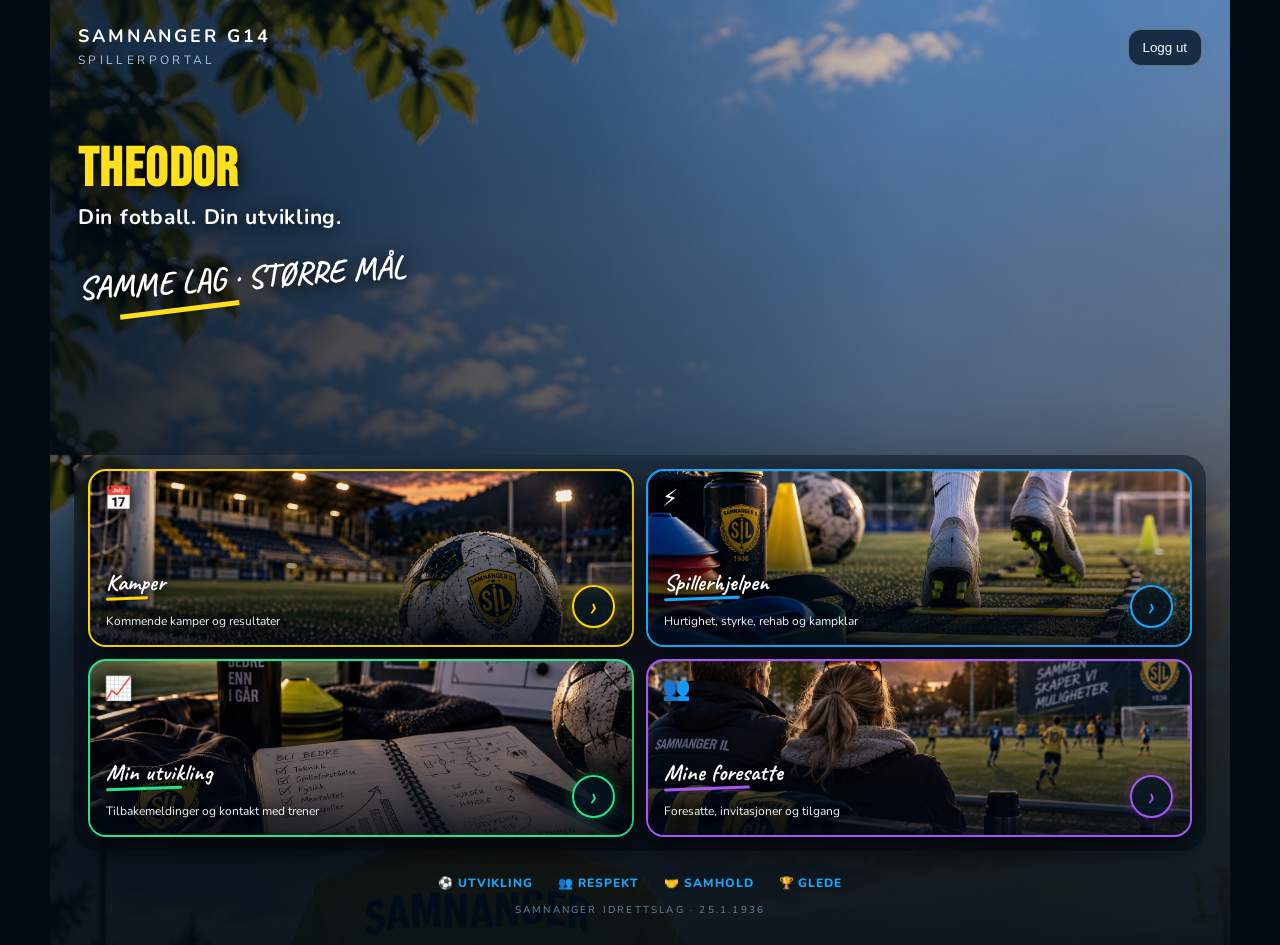
<file: preview.html>
<!doctype html>
<html lang="no"><head><meta charset="utf-8"><meta name="viewport" content="width=device-width,initial-scale=1,viewport-fit=cover">
<title>Spillerportal · Samnanger G14</title><link rel="preconnect" href="https://fonts.googleapis.com"><link rel="preconnect" href="https://fonts.gstatic.com" crossorigin><link href="https://fonts.googleapis.com/css2?family=Bebas+Neue&family=Caveat:wght@600;700&family=Nunito:wght@400;600;700;800;900&display=swap" rel="stylesheet">
<style>
*{box-sizing:border-box}html,body{margin:0;background:#020b13;color:#fff;font-family:Nunito,system-ui,-apple-system,Segoe UI,sans-serif}body{min-height:100vh}
.portal{position:relative;width:min(100%,1180px);margin:auto;min-height:100svh;overflow:hidden;background:#03101b url("./assets/bakgrunn.png") center top/cover fixed no-repeat}.portal:before{content:"";position:absolute;inset:0;z-index:0;background:linear-gradient(180deg,rgba(1,11,20,.12) 0%,rgba(1,11,20,.42) 42%,rgba(1,11,20,.86) 68%,rgba(1,11,20,.94) 100%);pointer-events:none}.portal>*{position:relative;z-index:1}
.hero{position:relative;min-height:455px;background:linear-gradient(90deg,rgba(1,12,23,.78) 0%,rgba(1,12,23,.36) 43%,rgba(1,12,23,.02) 72%)}
.top{position:relative;z-index:3;display:flex;align-items:center;justify-content:space-between;padding:24px 28px}.brand{display:flex;align-items:center;gap:12px}.brandText b{display:block;font-size:18px;letter-spacing:.16em}.brandText span{font-size:12px;letter-spacing:.28em;color:#a9c7df}.logout{border:1px solid #ffffff55;background:#07192acc;color:#fff;border-radius:13px;padding:10px 14px}
.heroCopy{position:absolute;z-index:2;left:28px;top:145px;width:47%;text-shadow:0 3px 18px #000}.heroCopy h1{font-family:"Bebas Neue",sans-serif;font-size:55px;line-height:.9;margin:0 0 8px;text-transform:uppercase;letter-spacing:.025em}.heroCopy h1 em{display:block;color:#ffe01b;font-style:normal}.heroCopy h2{font-family:Nunito,sans-serif;font-size:21px;letter-spacing:.035em;margin:0 0 12px}.heroCopy p{display:none}.slogan{display:block;margin-top:26px;font-family:Caveat,cursive;font-size:32px;font-weight:700;font-style:normal;transform:rotate(-4deg);width:max-content}.slogan:after{content:"";display:block;width:120px;height:5px;background:#ffe01b;transform:rotate(-3deg);margin:5px 0 0 40px}
.cards{position:relative;z-index:4;margin:0 24px 0;padding:14px;border-radius:24px;background:rgba(2,13,23,.46);backdrop-filter:blur(3px);display:grid;grid-template-columns:1fr 1fr;gap:12px}.card{--accent:#fff;position:relative;height:178px;border-radius:18px;overflow:hidden;border:2px solid var(--accent);background-size:cover;background-position:center;box-shadow:0 12px 35px #000b,inset 0 0 0 1px rgba(255,255,255,.08);text-decoration:none;color:white}.card:before{content:"";position:absolute;inset:0;background:linear-gradient(180deg,rgba(0,8,18,.04) 20%,rgba(0,8,18,.88) 100%)}.card.kamper{--accent:#ffd400;background-image:url("./assets/kamper.png");background-position:center}.card.hjelp{--accent:#16a8ff;background-image:url("./assets/spillerhjelpen.png");background-position:center}.card.utvikling{--accent:#20e58a;background-image:url("./assets/min%20utvikling.png");background-position:center}.card.foresatte{--accent:#a855f7;background-image:url("./assets/foresatte.png");background-position:center}.cardText{position:absolute;z-index:2;left:16px;right:56px;bottom:14px}.cardText strong{display:block;width:max-content;font-family:Caveat,cursive;font-size:23px;line-height:1;font-weight:700;margin-bottom:9px;text-shadow:0 2px 10px #000}.cardText strong:after{content:"";display:block;width:72%;height:3px;margin-top:3px;border-radius:3px;background:var(--accent);transform:rotate(-2deg)}.cardText span{font-size:12px;color:#f1f6fa;text-shadow:0 2px 8px #000}.cardIcon{position:absolute;z-index:2;left:14px;top:12px;font-size:23px;filter:drop-shadow(0 2px 8px #000)}.arrow{position:absolute;z-index:2;right:17px;bottom:17px;width:43px;height:43px;border-radius:50%;display:grid;place-items:center;border:2px solid var(--accent);font-size:28px;color:var(--accent);background:#061421cc;box-shadow:0 0 16px color-mix(in srgb,var(--accent) 30%,transparent)}
.values{display:flex;justify-content:center;gap:25px;flex-wrap:wrap;padding:24px 18px 12px;color:#18a9ff;font-weight:800;font-size:12px;letter-spacing:.08em}.foot{text-align:center;color:#668aa5;letter-spacing:.22em;font-size:10px;padding:0 10px 28px}
@media(max-width:600px){.portal{width:100%}.hero{min-height:370px;max-height:none;background-position:55% center}.top{padding:17px 16px}.brandText b{font-size:13px}.brandText span{font-size:9px}.heroCopy{left:18px;top:108px;width:72%}.heroCopy h1{font-size:42px}.heroCopy h2{font-size:17px}.slogan{font-size:23px;margin-top:12px}.cards{margin:-2px 10px 0;gap:10px}.card{height:130px;border-radius:15px}.cardText{left:12px;right:43px;bottom:11px}.cardText strong{font-size:18px;margin-bottom:6px}.cardText strong:after{height:2px}.cardText span{font-size:10px;line-height:1.2}.cardIcon{left:12px;top:10px;font-size:19px}.arrow{width:34px;height:34px;right:10px;bottom:11px;font-size:21px}.values{gap:12px;padding-top:24px;font-size:9px}}
@media(max-width:360px){.heroCopy{width:64%}.heroCopy h1{font-size:38px}.card{height:116px}.cardText span{display:none}}
</style></head>
<body><main class="portal">
<section class="hero"><header class="top"><div class="brand"><div class="brandText"><b>SAMNANGER G14</b><span>SPILLERPORTAL</span></div></div><button class="logout">Logg ut</button></header>
<div class="heroCopy"><h1><em>Theodor</em></h1><h2>Din fotball. Din utvikling.</h2><b class="slogan">SAMME LAG · STØRRE MÅL</b></div></section>
<section class="cards">
<a class="card kamper"><span class="cardIcon">📅</span><div class="cardText"><strong>Kamper</strong><span>Kommende kamper og resultater</span></div><i class="arrow">›</i></a>
<a class="card hjelp"><span class="cardIcon">⚡</span><div class="cardText"><strong>Spillerhjelpen</strong><span>Hurtighet, styrke, rehab og kampklar</span></div><i class="arrow">›</i></a>
<a class="card utvikling"><span class="cardIcon">📈</span><div class="cardText"><strong>Min utvikling</strong><span>Tilbakemeldinger og kontakt med trener</span></div><i class="arrow">›</i></a>
<a class="card foresatte"><span class="cardIcon">👥</span><div class="cardText"><strong>Mine foresatte</strong><span>Foresatte, invitasjoner og tilgang</span></div><i class="arrow">›</i></a>
</section>
<div class="values"><span>⚽ UTVIKLING</span><span>👥 RESPEKT</span><span>🤝 SAMHOLD</span><span>🏆 GLEDE</span></div><div class="foot">SAMNANGER IDRETTSLAG · 25.1.1936</div>
</main></body></html>
</file>
